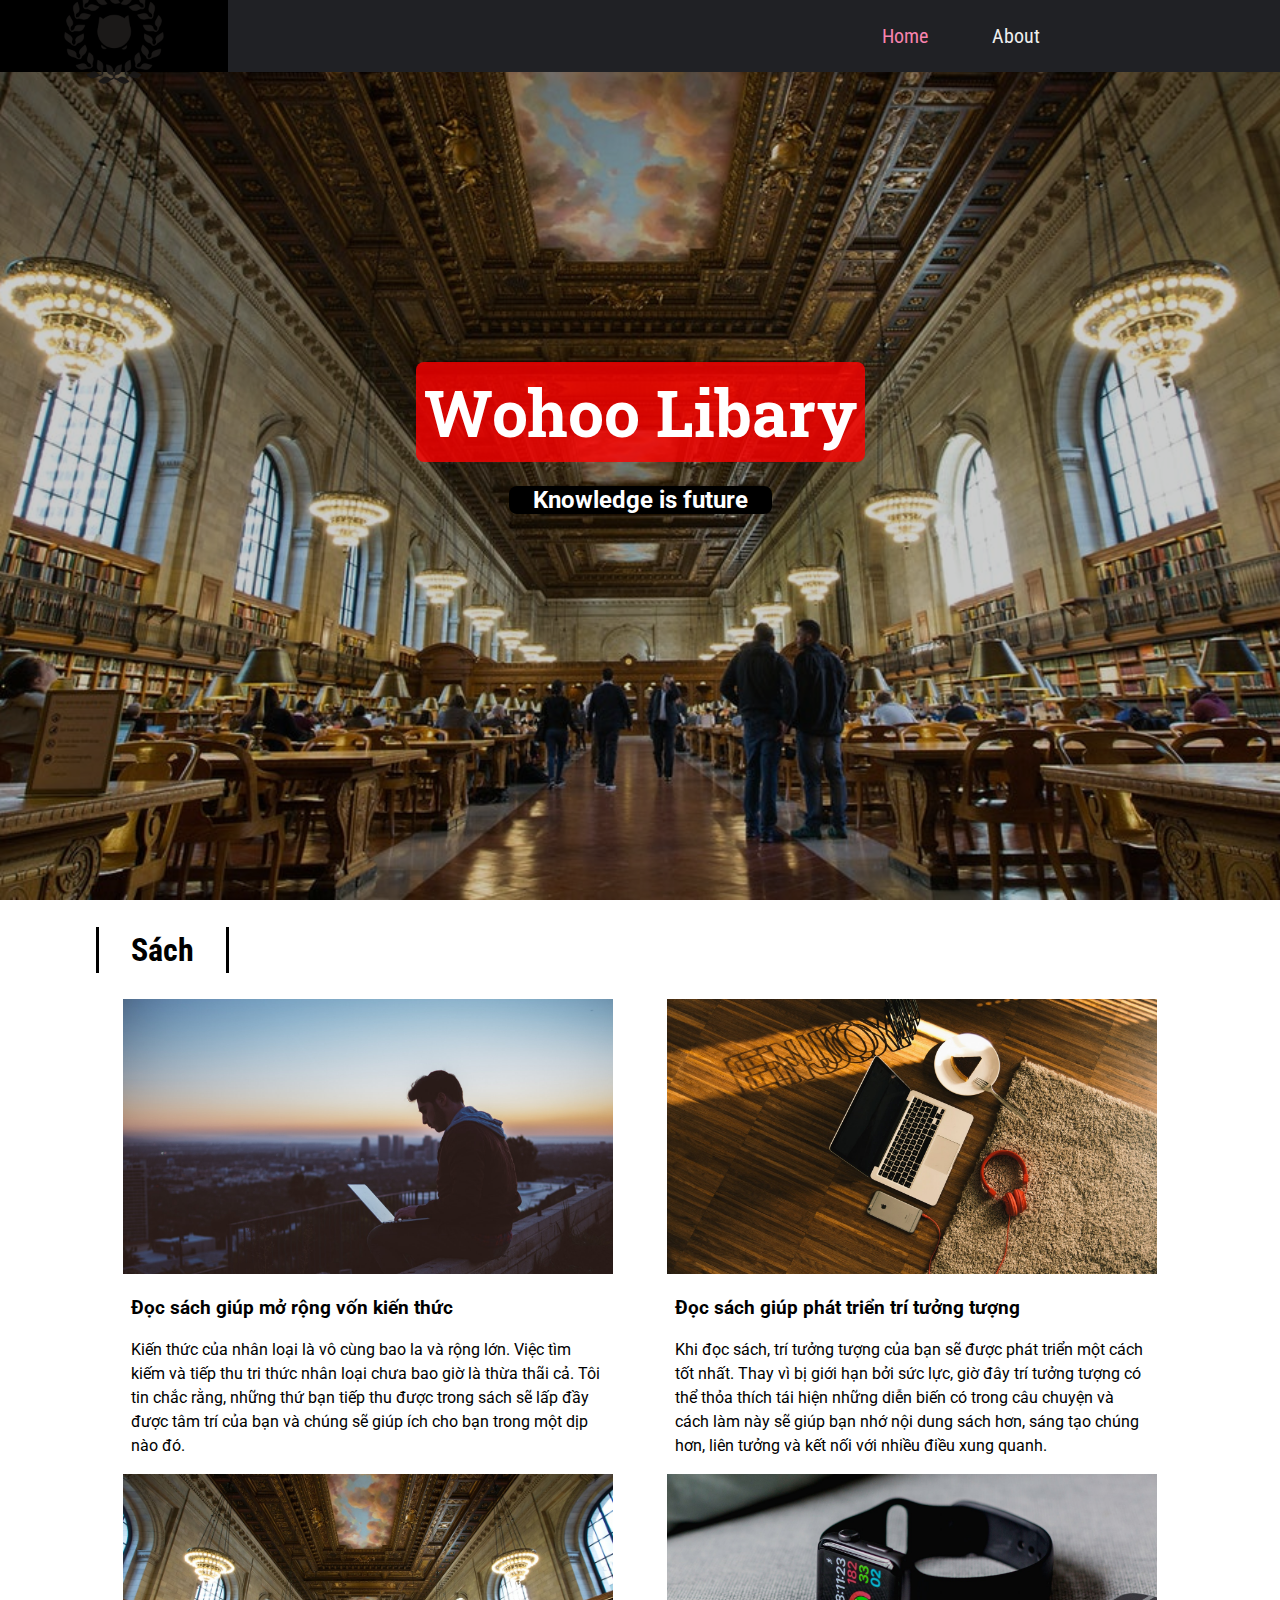
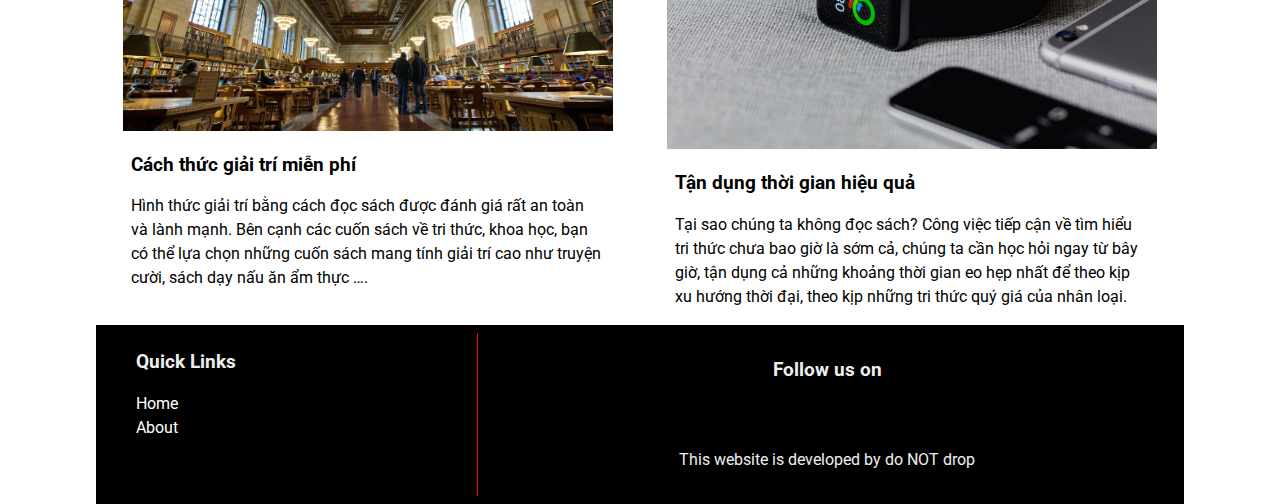
<file: Libary/index.html>
<!DOCTYPE html>
<html lang="en">

<head>
    <meta charset="UTF-8">
    <meta name="viewport" content="width=device-width, initial-scale=1.0">
    <meta http-equiv="X-UA-Compatible" content="ie=edge">
    <link rel="stylesheet" href="https://use.fontawesome.com/releases/v5.1.0/css/all.css"
        integrity="sha384-lKuwvrZot6UHsBSfcMvOkWwlCMgc0TaWr+30HWe3a4ltaBwTZhyTEggF5tJv8tbt" crossorigin="anonymous">
    <link href="https://fonts.googleapis.com/css?family=Roboto|Roboto+Condensed|Roboto+Slab" rel="stylesheet">
    <link rel="stylesheet" href="style.css">
    <title>Wohoo Libary</title>
</head>

<body>
    <div id="slideout-menu">
        <ul>
            <li>
                <a href="index.html">Home</a>
            </li>
            <li>
                <a href="about.html">About</a>
            </li>
            <li>
                <a href="user.html">
                    <i class="fas fa-user"></i>
                </a>
            </li>
            <li>
                <input type="text" placeholder="Search">
            </li>
        </ul>
    </div>

    <nav>
        <div id="logo-img">
            <a href="index.html">
                <img src="img/logo.png" alt="">
            </a>
        </div>
        <div id="menu-icon">
            <i class="fas fa-bars"></i>
        </div>
        <ul>
            <li>
                <a class="active" href="index.html">Home</a>
            </li>
            <li>
                <a href="about.html">About</a>
            </li>
            <li>
                <div id="user-icon">
                    <a href="user.html">
                        <i class="fas fa-user"></i>
                    </a>
                </div>
            </li>
            <li>
                <div id="search-icon">
                    <i class="fas fa-search"></i>
                </div>
            </li>
        </ul>
    </nav>

    <div id="searchbox">
        <form action="./sach/search.php" method="POST">
            <input type="text" placeholder="Search Here" name="book_name">
        </form>
    </div>

    <div id="banner">
        <h1>Wohoo Libary</h1>
        <h3>Knowledge is future</h3>
    </div>

    <main>
        <a href="#">
            <h2 class="section-heading">Sách</h2>
        </a>

        <section>
            <div class="card">
                <div class="card-image">
                    <a href="#">
                        <img src="img/1.jpg" alt="Card Image">
                    </a>
                </div>

                <div class="card-description">
                    <a href="#">
                        <h3>Đọc sách giúp mở rộng vốn kiến thức</h3>
                    </a>
                    <p>
                        Kiến thức của nhân loại là vô cùng bao la và rộng lớn.
                        Việc tìm kiếm và tiếp thu tri thức nhân loại chưa bao giờ là thừa thãi cả.
                        Tôi tin chắc rằng, những thứ bạn tiếp thu được trong sách sẽ lấp đầy được tâm trí của bạn và
                        chúng sẽ giúp ích cho bạn trong một dịp nào đó.
                    </p>
                </div>
            </div>

            <div class="card">
                <div class="card-image">
                    <a href="#">
                        <img src="img/2.jpg" alt="Card Image">
                    </a>
                </div>

                <div class="card-description">
                    <a href="#">
                        <h3>Đọc sách giúp phát triển trí tưởng tượng</h3>
                    </a>
                    <p>
                        Khi đọc sách, trí tưởng tượng của bạn sẽ được phát triển một cách tốt nhất.
                        Thay vì bị giới hạn bởi sức lực, giờ đây trí tưởng tượng có thể thỏa thích tái hiện những diễn
                        biến có trong câu chuyện và cách làm này sẽ giúp bạn nhớ nội dung sách hơn,
                        sáng tạo chúng hơn, liên tưởng và kết nối với nhiều điều xung quanh.
                    </p>

                </div>
            </div>
        </section>

        <section>
            <div class="card">
                <div class="card-image">
                    <a href="#">
                        <img src="img/3.jpg" alt="Card Image">
                    </a>
                </div>

                <div class="card-description">
                    <a href="#">
                        <h3>Cách thức giải trí miễn phí</h3>
                    </a>
                    <p>
                        Hình thức giải trí bằng cách đọc sách được đánh giá rất an toàn và lành mạnh. Bên cạnh các cuốn
                        sách về tri thức,
                        khoa học, bạn có thể lựa chọn những cuốn sách mang tính giải trí cao như truyện cười, sách dạy
                        nấu ăn ẩm thực ….
                    </p>
                </div>
            </div>

            <div class="card">
                <div class="card-image">
                    <a href="#">
                        <img src="img/4.jpg" alt="Card Image">
                    </a>
                </div>

                <div class="card-description">
                    <a href="#">
                        <h3>Tận dụng thời gian hiệu quả</h3>
                    </a>
                    <p>
                        Tại sao chúng ta không đọc sách? Công việc tiếp cận về tìm hiểu tri thức chưa bao giờ là sớm cả,
                        chúng ta cần học hỏi ngay từ bây giờ,
                        tận dụng cả những khoảng thời gian eo hẹp nhất để theo kịp xu hướng thời đại, theo kịp những tri
                        thức quý giá của nhân loại.
                    </p>
                </div>
            </div>
        </section>

        <footer>
            <div id="left-footer">
                <h3>Quick Links</h3>
                <p>
                <ul>
                    <li>
                        <a href="index.html">Home</a>
                    </li>
                    <li>
                        <a href="about.html">About</a>
                    </li>

                </ul>
                </p>
            </div>

            <div id="right-footer">
                <h3>Follow us on</h3>
                <div id="social-media-footer">
                    <ul>
                        <li>
                            <a>
                                <i class="fab fa-facebook"></i>
                            </a>
                        </li>
                        <li>
                            <a>
                                <i class="fab fa-github"></i>
                            </a>
                        </li>
                    </ul>
                </div>
                <p>This website is developed by do NOT drop</p>
            </div>
        </footer>

    </main>

    <script src="main.js"></script>
</body>

</html>
</file>
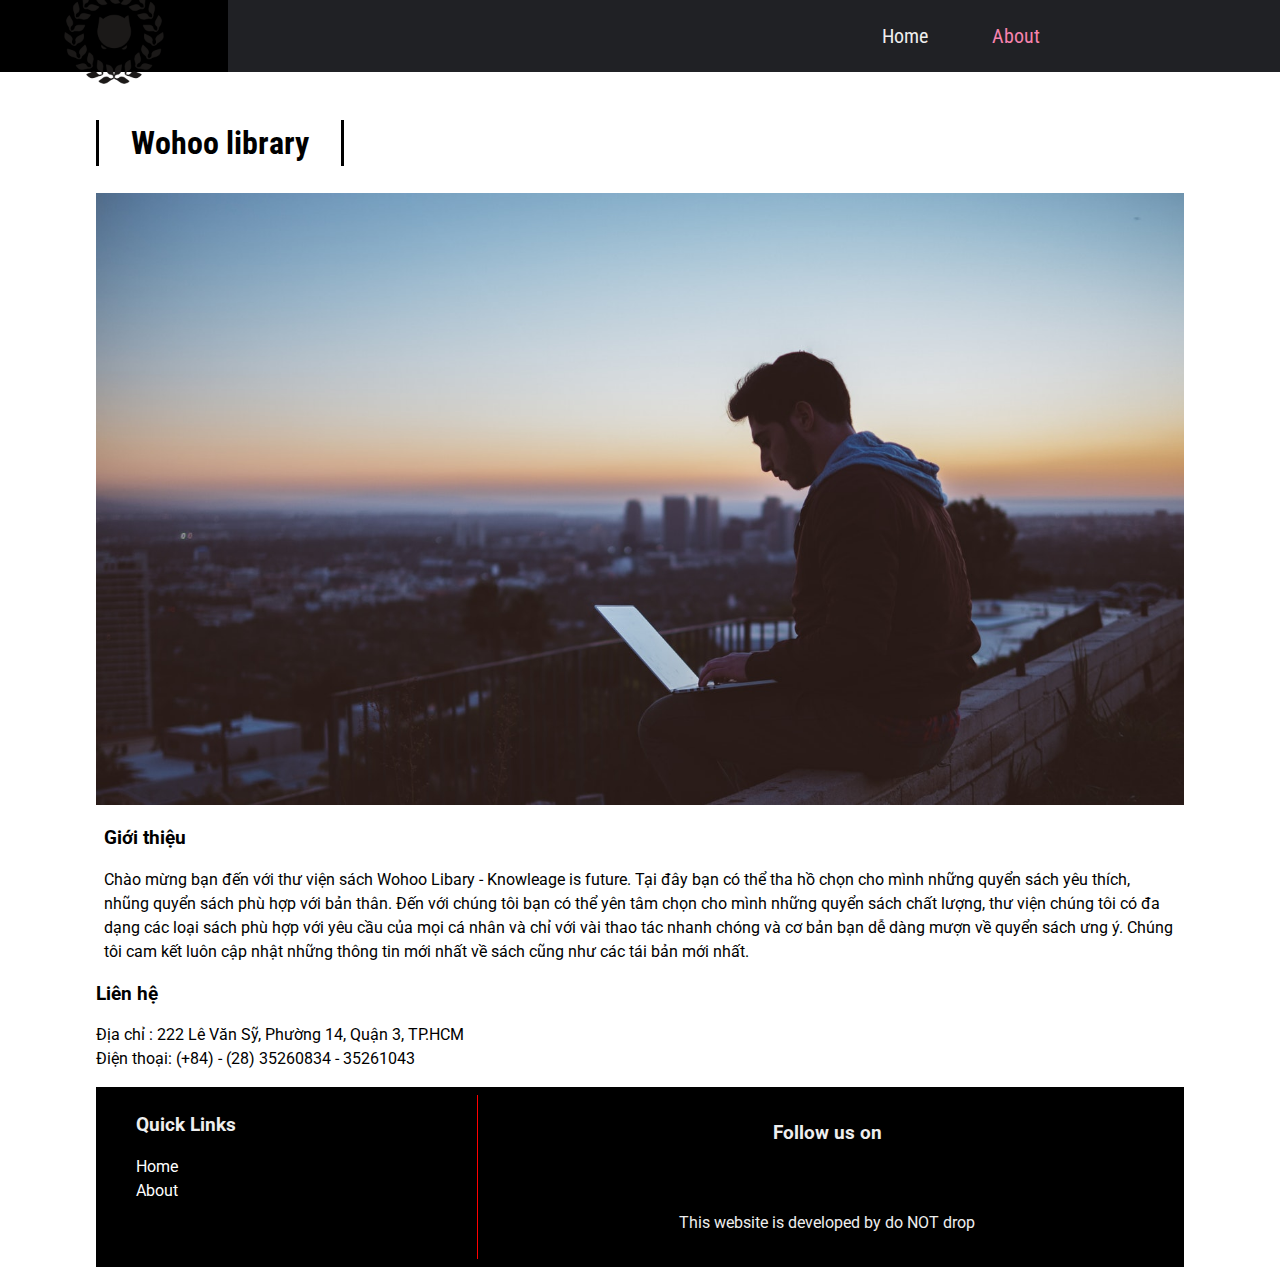
<file: Libary/about.html>
<!DOCTYPE html>
<html lang="en">

<head>
    <meta charset="UTF-8">
    <meta name="viewport" content="width=device-width, initial-scale=1.0">
    <meta http-equiv="X-UA-Compatible" content="ie=edge">
    <link rel="stylesheet" href="https://use.fontawesome.com/releases/v5.1.0/css/all.css"
        integrity="sha384-lKuwvrZot6UHsBSfcMvOkWwlCMgc0TaWr+30HWe3a4ltaBwTZhyTEggF5tJv8tbt" crossorigin="anonymous">
    <link href="https://fonts.googleapis.com/css?family=Roboto|Roboto+Condensed|Roboto+Slab" rel="stylesheet">
    <link rel="stylesheet" href="style.css">
    <title>About - Wohoo Libary</title>
</head>

<body>
    <div id="slideout-menu">
        <ul>
            <li>
                <a href="index.html">Home</a>
            </li>
            <li>
                <a href="about.html">About</a>
            </li>
            <li>
                <a href="user.html">
                    <i class="fas fa-user"></i>
                </a>
            </li>
            <li>
                <input type="text" placeholder="Search">
            </li>
        </ul>
    </div>

    <nav>
        <div id="logo-img">
            <a href="#">
                <img src="img/logo.png" alt="do NOT drop icon">
            </a>
        </div>
        <div id="menu-icon">
            <i class="fas fa-bars"></i>
        </div>
        <ul>
            <li>
                <a href="index.html">Home</a>
            </li>
            <li>
                <a class="active" href="about.html">About</a>
            </li>
            <li>
                <div id="user-icon">
                    <a href="user.html">
                        <i class="fas fa-user"></i>
                    </a>
                </div>
            </li>
            <li>
                <div id="search-icon">
                    <i class="fas fa-search"></i>
                </div>
            </li>
        </ul>
    </nav>

    <div id="searchbox">
        <input type="text" placeholder="Search Here">
    </div>

    <main>

        <h2 class="page-heading">Wohoo library</h2>
        <div id="post-container">
            <section id="detail">
                <div class="card">
                    <div class="card-image">
                        <img src="img/1.jpg" alt="Card Image">
                    </div>
                    <div class="card-description">
                        <h3>Giới thiệu</h3>
                        <p>Chào mừng bạn đến với thư viện sách Wohoo Libary - Knowleage is future.
                            Tại đây bạn có thể tha hồ chọn cho mình những quyển sách yêu thích, nhũng quyển sách phù hợp
                            với bản thân.
                            Đến với chúng tôi bạn có thể yên tâm chọn cho mình những quyển sách chất lượng,
                            thư viện chúng tôi có đa dạng các loại sách phù hợp với yêu cầu của mọi cá nhân
                            và chỉ với vài thao tác nhanh chóng và cơ bản bạn dễ dàng mượn về quyển sách ưng ý.
                            Chúng tôi cam kết luôn cập nhật những thông tin mới nhất về sách cũng như các tái bản mới
                            nhất.
                        </p>
                    </div>

                    <div>
                        <h3>Liên hệ</h3>
                        <p>Địa chỉ : 222 Lê Văn Sỹ, Phường 14, Quận 3, TP.HCM<br>
                            Điện thoại: (+84) - (28) 35260834 - 35261043</p>
                    </div>
                </div>

            </section>
        </div>

        <footer>
            <div id="left-footer">
                <h3>Quick Links</h3>
                <p>
                <ul>
                    <li>
                        <a href="index.html">Home</a>
                    </li>
                    <li>
                        <a href="about.html">About</a>
                    </li>

                </ul>
                </p>
            </div>

            <div id="right-footer">
                <h3>Follow us on</h3>
                <div id="social-media-footer">
                    <ul>
                        <li>
                            <a>
                                <i class="fab fa-facebook"></i>
                            </a>
                        </li>
                        <li>
                            <a>
                                <i class="fab fa-github"></i>
                            </a>
                        </li>

                    </ul>
                </div>
                <p>This website is developed by do NOT drop</p>
            </div>
        </footer>

    </main>

    <script src="main.js"></script>
</body>

</html>
</file>
<file: Libary/style.css>
body {
  font-family: "Roboto", sans-serif;
  margin: 0;
}

h1 {
  padding: 8px;
  background: rgba(255, 0, 0, 0.8);
  border-radius: 8px;
  margin: 0;
  font-size: 64px;
  font-family: "Roboto Slab", serif;
}

p {
  line-height: 1.5;
}

main {
  margin: 0 auto;
}

a {
  text-decoration: none;
  color: black;
}

a:hover {
  text-decoration: underline;
}

/* Inputs */

input,
textarea {
  height: 32px;
  padding: 0 16px;
  font-family: "Roboto Condensed", sans-serif;
  font-size: 20px;
  border: none;
  box-shadow: inset 8px 3px 18px -4px rgba(0, 0, 0, 0.4);
}

input:focus,
textarea:focus {
  outline: none;
}

/* Banner */

#banner {
  height: 100vh;
  display: flex;
  align-items: center;
  justify-content: center;
  flex-direction: column;
  background: rgba(0, 0, 0, 0.2) url("img/3.jpg");
  background-size: cover;
  background-attachment: fixed;
  background-position: center;
  background-blend-mode: overlay;
  color: white;
}

#banner h3 {
  background: black;
  border-radius: 8px;
  padding: 0 24px;
  font-size: 24px;
}

/* Search Box */

#searchbox {
  position: fixed;
  right: 0;
  top: 24px;
  width: 500px;
  pointer-events: none;
  z-index: 50;
  transition: 0.4s;
}

#searchbox input {
  height: 48px;
  width: 100%;
}

/* Navigation */

nav {
  height: 72px;
  background: #202125;
  width: 100%;
  margin: 0;
  position: fixed;
  font-family: "Roboto Condensed", sans-serif;
  font-size: 20px;
  display: flex;
  justify-content: space-between;
  padding: 0 16px 0 0;
  box-sizing: border-box;
  z-index: 100;
}

nav a {
  padding: 0 32px;
  color: #eee;
  transition: 0.4s;
}

nav a:hover {
  text-decoration: none;
  color: red;
}

nav ul {
  display: flex;
  list-style: none;
  justify-content: space-around;
  align-items: center;
  height: 100%;
  margin: 0;
}

.active {
  color: #f783ae;
}

#logo-img {
  display: flex;
  height: 100%;
  background: #111;
  padding: 0 32px;
  align-items: center;
  color: white;
  transition: 0.4s;
}

#logo-img img {
  height: 100px;
}

#logo-img:hover {
  background: black;
}

#menu-icon {
  height: 100%;
  font-size: 28px;
  padding: 0 4px;
  color: #eee;
  display: none;
  align-items: center;
}

/* Search Icon */

#search-icon {
  color: white;
  padding: 0 32px;
  cursor: pointer;
  transition: 0.4s;
}

#search-icon:hover {
  color: red;
}

/* User Icon */
#user-icon{
  color: white;
  padding: 0 32px;
  cursor: pointer;
  transition: 0.4s;
}
#user-icon:hover{
  color: red;
}

/* Slideout Menu */

#slideout-menu {
  display: none;
  background: #2d3436;
  z-index: 100;
  position: fixed;
  transition: 0.4s;
  margin-top: 72px;
  width: 100%;
  text-align: center;
  opacity:0;
  pointer-events:none;
}

#slideout-menu ul {
  list-style: none;
  padding: 0 32px;
}

#slideout-menu ul li {
  padding: 8px;
}

#slideout-menu a {
  font-family: "Roboto Condensed", sans-serif;
  font-size: 20px;
  color: white;
}

#slideout-menu input {
  width: 85%;
  padding: 8px;
  font-family: "Roboto Condensed", sans-serif;
  font-size: 20px;
  text-align: center;
}

/* Sections */

section {
  display: flex;
  justify-content: space-around;
  flex-wrap: wrap;
}

.section-heading {
  font-size: 32px;
  font-family: "Roboto Condensed", sans-serif;
  border-left: 3px solid black;
  border-right: 3px solid black;
  transition: all 0.4s;
  display: inline-block;
  padding: 4px 32px;
}

.section-heading:hover {
  padding: 4px 48px;
  background: red;
}

/* Section Source */

#section-source p {
  padding: 8px;
  text-align: center;
}

#section-source a {
  margin: 8px;
  text-align: center;
}

/* Card */

.card-image {
  transition: 0.4s;
}

.card-image:hover {
  box-shadow: 0 10px 6px -6px #777;
}

.card .card-description {
  padding: 0 8px;
}

.card-meta-blogpost{
  color:#333;
  font-size:14px;
  padding: 16px;
  font-family:'Roboto Slab', serif;
}

.card-meta-blogpost a{
  color:#333;
}

/* Button Read more */

.btn-readmore {
  padding: 8px 24px;
  border: 3px solid black;
  transition: 0.4s;
  display: inline-block;
  margin-bottom: 24px;
  margin-left: 24px;
  font-weight: bold;
  cursor: pointer;
  background: white;
}

.btn-readmore:hover {
  background: red;
  text-decoration: none;
  padding: 8px 64px 8px 24px;
  color: white;
}

/* Footer */

footer {
  background: black;
  padding: 8px;
  color: #eee;
  display: flex;
}

footer a {
  color: white;
}

footer #left-footer {
  flex: 1;
  border-right: 1px solid red;
  padding-left: 32px;
}

footer #left-footer ul {
  padding: 0;
  list-style: none;
  line-height: 1.5;
}

footer #right-footer {
  flex: 2;
  padding: 8px;
  text-align: center;
}

footer #social-media-footer a .fa-facebook,
footer #social-media-footer a .fa-youtube,
footer #social-media-footer a .fa-github {
  color: white;
  transition: 0.4s;
}

footer #social-media-footer ul {
  display: flex;
  list-style: none;
  justify-content: center;
  padding: 0;
}

footer #social-media-footer ul li {
  font-size: 48px;
  padding: 16px;
  transition: 0.4s;
}

footer #social-media-footer ul li:hover a .fa-youtube {
  color: red;
}

footer #social-media-footer ul li:hover a .fa-facebook {
  color: #3b5998;
}

footer #social-media-footer ul li:hover a .fa-github {
  color: #bbb;
}

/* Blog List page */

.page-heading{
  font-size:32px;
  font-family:'Roboto Condensed', sans-serif;
  border-left:3px solid black;
  border-right:3px solid black;
  transition: all 0.4s;
  display:inline-block;
  padding:4px 32px;
  margin-top: 120px;
}

.page-heading:hover{
  padding:4px 48px;
  background:red;
}

.card-meta{
  color:#333;
  font-size: 14px;
  padding-left:8px;
  font-family:'Roboto Slab', serif;
}

.card-meta a{
  color:#333;
}

/* Pagination */

.pagination{
  padding:8px;
  text-align:center;
  font-weight:bold;
}

.pagination a{
  border-top: 3px solid white;
  display: inline-block;
  padding:8px 16px;
  transition:0.4s;
}

.pagination a:hover{
  text-decoration: none;
  border-top:3px solid black;
}

/* Single Blogpost */

#post-container{
  display: flex;
}

#blogpost{
  display: flex;
  flex-direction:column;
  width:70%;
  border-left:1px solid #999;
}

#detail .card{
  width:100%;
}

#detail .card-image:hover{
  box-shadow: none;
}



/* Comments section */

#comments-section{
  border-top: 2px solid #eee;
  padding:8px;
}


/* Media Queries */

@media (max-width: 900px) {
  nav ul {
    display: none;
  }

  #menu-icon {
    display: flex;
  }

  #slideout-menu {
    display: block;
  }

  #searchbox {
    display: none;
  }

  #blogpost{
    width:100%;
    border-left:0;
  }

  #sidebar{
    display: none;
  }
}

@media (max-width: 719px) {
  main {
    width: 95%;
  }

  section {
    flex-direction: column;
  }

  .card,
  .card .card-image img {
    width: 100%;
  }

  footer {
    flex-direction: column;
    text-align: center;
  }

  footer #left-footer {
    flex: 1;
    border-right: 0;
    padding-left: 0;
  }

  footer #right-footer {
    background: #eee;
    color: black;
  }

  footer #right-footer a {
    color: black;
  }

  footer #social-media-footer a .fa-facebook,
  footer #social-media-footer a .fa-youtube,
  footer #social-media-footer a .fa-github {
    color: black;
    transition: 0.4s;
  }
}

@media (max-width: 600px) {
  main {
    width: 100%;
  }

  h1 {
    font-size: 48px;
  }

  #banner h3 {
    font-size: 20px;
  }

  .card {
    text-align: center;
  }

  #logo-img {
    padding: 0;
  }
}

@media (min-width: 720px) {
  main {
    width: 95%;
  }
  .card {
    width: 45%;
  }
  .card .card-image img {
    width: 100%;
  }
}

@media (min-width: 1200px) {
  main {
    width: 85%;
  }
}
</file>
